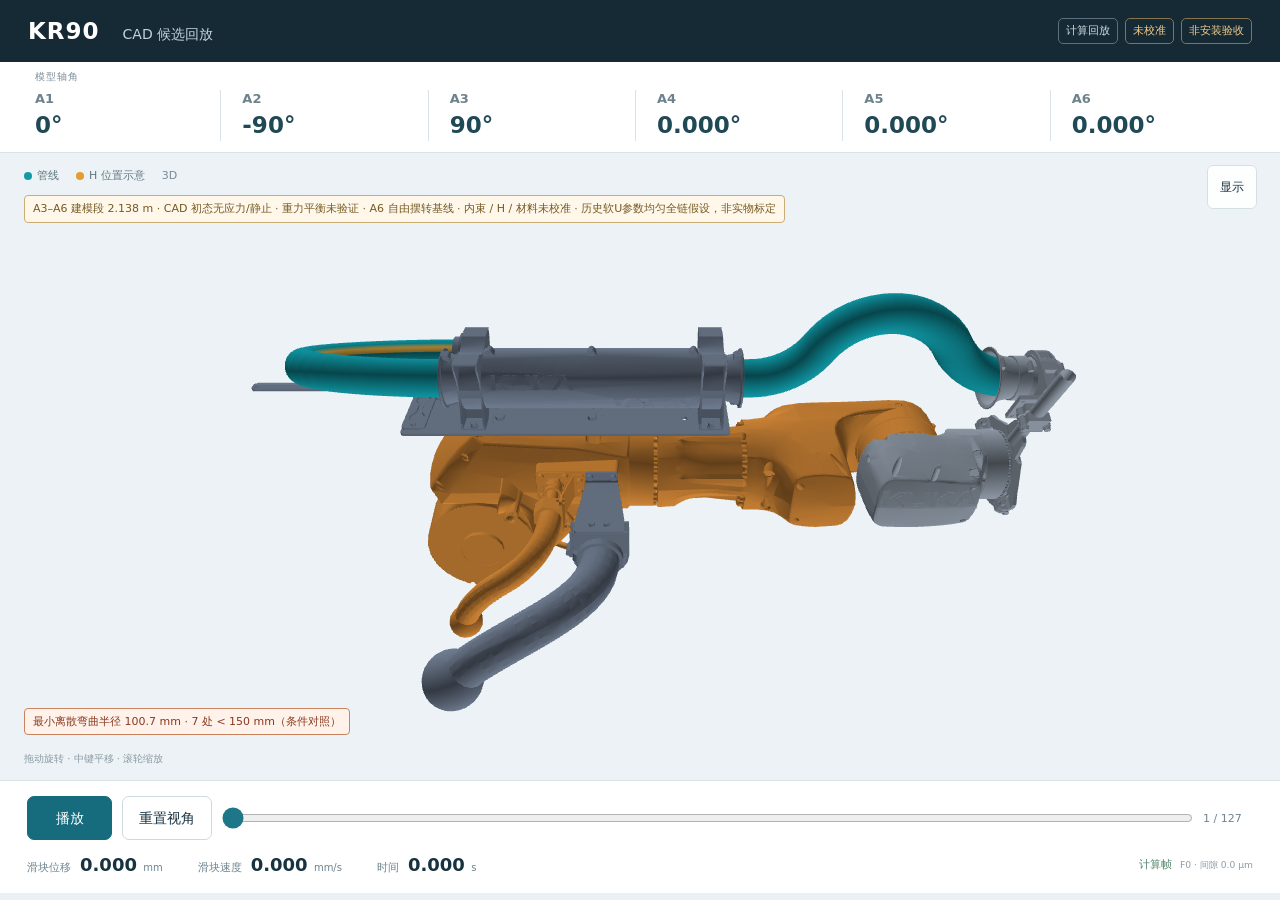
<file: index.html>
<!doctype html><html lang="zh-CN"><head><meta charset="utf-8"><meta name="viewport" content="width=device-width,initial-scale=1,viewport-fit=cover"><meta name="theme-color" content="#152a35"><title>KR90 · CAD 工程候选</title><link rel="icon" href="data:,"><link rel="stylesheet" href="operator.css"><link rel="stylesheet" href="engineering424.css?v=ef1a3733f4e5e0c6"></head><body data-loading="true">
<header><strong>KR90 <span id="pageMode">运动回放</span></strong><div class="badges"><span>计算回放</span><span>未校准</span><span id="scopeBadge">近似材料</span></div></header>
<section id="loadingPanel" class="loading-panel" aria-label="加载进度"><div class="loading-head"><strong id="loadingTitle" role="status" aria-live="polite">连接 / 等待响应</strong><span>真实几何与计算帧 · 首次约 15.1 MB</span></div><progress id="loadingProgress" aria-label="文件接收进度"></progress><p id="loadingDetail">正在加载显示程序 · 总大小未知</p><div class="loading-files"><div>计算帧 <span id="loadTrace">等待响应</span></div><div>机器人 / 外壳 <span id="loadMesh">等待响应</span></div><div>显示策略 <span id="loadPolicy">等待响应</span></div></div><small>接收进度不包含 SHA256 校验、解析和首帧准备。</small><div class="loading-actions"><button id="loadingCancel" type="button" disabled>取消加载</button><button id="loadingRetry" type="button" hidden>重试</button></div></section><main id="viewerMain" aria-busy="true"><div class="joint-title">模型轴角</div><section class="joints" aria-label="模型轴角"><div class="joint"><label>A1</label><b id="a1">—</b></div><div class="joint"><label>A2</label><b id="a2">—</b></div><div class="joint"><label>A3</label><b id="a3">—</b></div><div class="joint"><label>A4</label><b id="a4">—</b></div><div class="joint"><label>A5</label><b id="a5">—</b></div><div class="joint"><label>A6</label><b id="a6">—</b></div></section>
<section class="stage"><canvas id="view" aria-label="机器人、建模管线与 H 位置示意"></canvas><div class="stage-tags"><span><i class="pipe"></i>管线</span><span><i class="slider"></i><span id="sliderLabel">滑块</span></span><span id="guideTag" hidden>理想导向</span><span id="rendererMode">加载中</span></div><details class="display"><summary>显示</summary><div><label>机器人<input id="showRobot" type="checkbox" disabled checked></label><label id="insideLabel">外壳透明<input id="inside" type="checkbox" disabled></label><label>解析导向（假设）<input id="showGuide" type="checkbox" disabled></label><label>方向标记<input id="showDirectors" type="checkbox" disabled></label><label id="debugSegmentsLabel" hidden>分段调试<input id="debugSegments" type="checkbox" disabled></label></div></details><div id="fixtureNotice" class="fixture-notice" role="note" hidden></div><div id="bendWarning" role="note"></div><div id="picked"></div><div class="gesture desktop">拖动旋转 · 中键平移 · 滚轮缩放</div><div class="gesture mobile">单指旋转 · 双指缩放</div></section>
<section class="controls"><div class="transport"><button id="play" aria-pressed="false" disabled>播放</button><button id="fit" aria-label="重置视角" disabled>重置视角</button><input id="timeline" type="range" min="0" max="0" value="0" step="1" aria-label="时间进度" aria-describedby="frameCount" disabled><span id="frameCount">—</span></div><div class="readouts"><div><label>滑块位移</label><b id="stroke">—</b></div><div><label>滑块速度</label><b id="velocity">—</b></div><div><label>时间</label><b id="time">—</b></div><div class="state"><span id="status" role="status">加载记录</span><small id="generation">—</small></div></div></section>
</main><noscript><p>需要启用 JavaScript 才能加载和校验模型。</p></noscript><script>function kr90StartupScriptError(){document.getElementById('loadingTitle').textContent='显示程序加载失败';document.getElementById('loadingDetail').textContent='尚未加载计算数据，请重试。';document.getElementById('loadingCancel').hidden=true;const b=document.getElementById('loadingRetry');b.hidden=false;b.onclick=()=>location.reload();}</script><script defer onerror="kr90StartupScriptError()" src="engineering424-loading.js?v=05234c1afd8b6708"></script><script defer onerror="kr90StartupScriptError()" src="state-core.js"></script><script defer onerror="kr90StartupScriptError()" src="render-backend.js"></script><script defer onerror="kr90StartupScriptError()" src="engineering424-cache.js"></script><script defer onerror="kr90StartupScriptError()" src="engineering424-core.js"></script><script defer onerror="kr90StartupScriptError()" src="engineering424-viewer.js?v=a811c71b9a8bd305"></script></body></html>
</file>
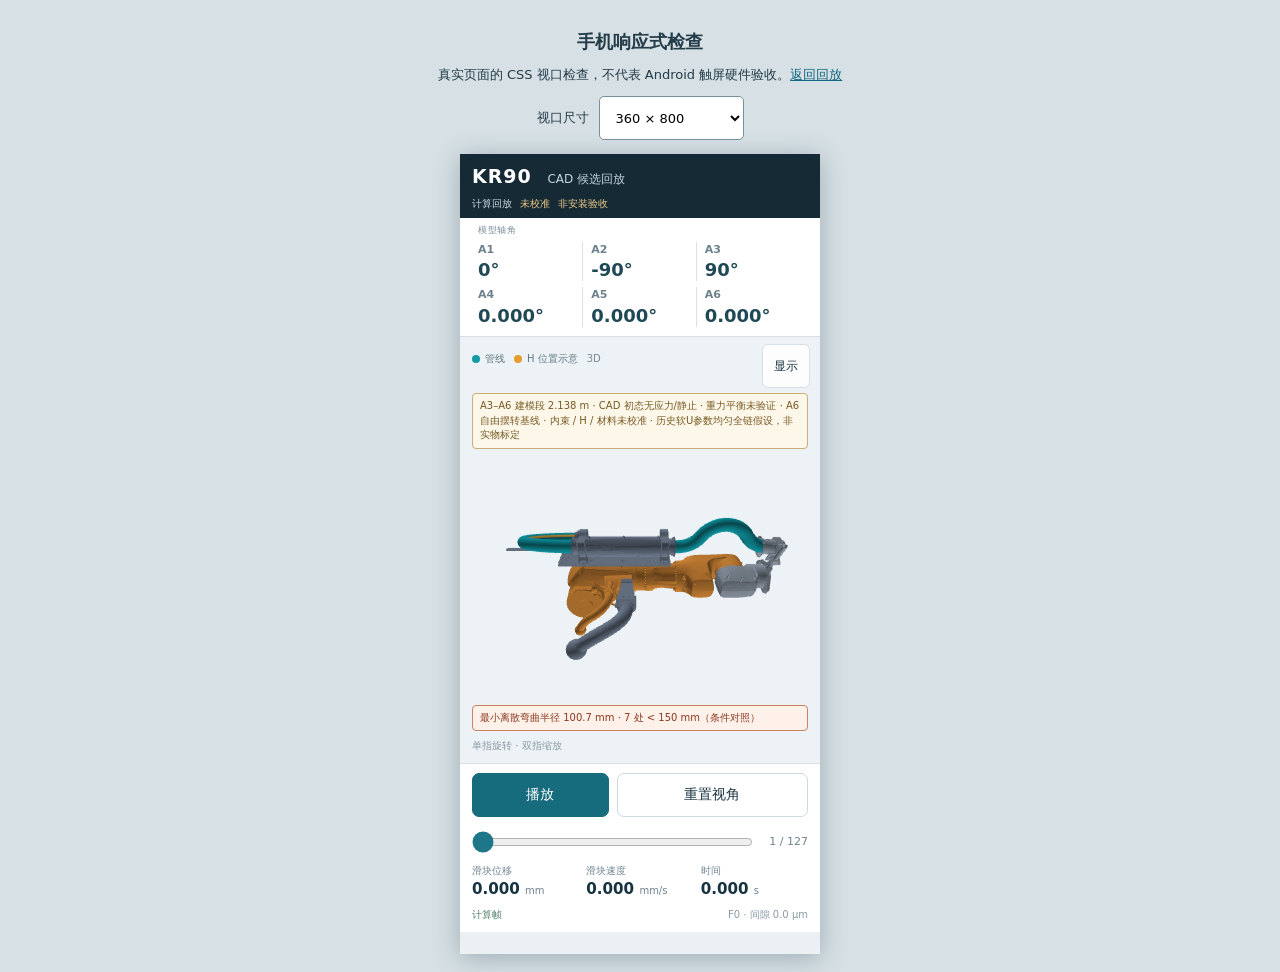
<file: engineering424-mobile-qa.html>
<!doctype html><html lang="zh-CN"><meta charset="utf-8"><meta name="viewport" content="width=device-width,initial-scale=1"><title>KR90 · 手机布局检查</title><style>body{margin:0;padding:18px;background:#d6e0e5;color:#243b48;font:13px system-ui;text-align:center}h1{font-size:18px}p{max-width:700px;margin:8px auto 12px}label{display:inline-flex;gap:10px;align-items:center;margin-bottom:14px}select{height:44px;font:inherit;border:1px solid #78909b;border-radius:5px;padding:0 12px;background:white}iframe{display:block;width:360px;height:800px;border:0;margin:auto;background:white;box-shadow:0 4px 24px #3455}a{color:#126782}</style><h1>手机响应式检查</h1><p>真实页面的 CSS 视口检查，不代表 Android 触屏硬件验收。<a href="index.html">返回回放</a></p><label>视口尺寸<select id="size"><option value="320,640">320 × 640</option><option value="360,800" selected>360 × 800</option><option value="390,844">390 × 844</option><option value="430,932">430 × 932</option><option value="800,360">800 × 360 横屏</option></select></label><iframe src="index.html" title="手机尺寸回放页面"></iframe><script>document.getElementById('size').onchange=e=>{const [w,h]=e.target.value.split(',').map(Number),frame=document.querySelector('iframe');frame.style.width=w+'px';frame.style.height=h+'px';};</script></html>
</file>
<file: operator.css>
:root{color-scheme:light;--ink:#183340;--muted:#6e8490;--line:#d8e3e8;--accent:#146c80}*{box-sizing:border-box}body{margin:0;background:#eaf0f3;color:var(--ink);font:14px/1.4 system-ui,-apple-system,"Segoe UI","Microsoft YaHei",sans-serif}header{height:62px;background:#152a35;color:white;display:flex;align-items:center;justify-content:space-between;padding:0 28px}header strong{font-size:23px;letter-spacing:1px}header strong span{font-weight:400;font-size:14px;margin-left:14px;letter-spacing:0;color:#c4d4dd}.badges{display:flex;gap:7px}.badges span{border:1px solid #5b707b;border-radius:5px;font-size:11px;padding:4px 7px;color:#d0dde4}.badges span:not(:first-child){color:#efcb88;border-color:#857450}main{max-width:1800px;margin:auto}.joints{display:grid;grid-template-columns:repeat(6,1fr);background:white;border-bottom:1px solid var(--line);padding:13px 22px;gap:8px}.joint{padding:0 13px;border-right:1px solid var(--line);display:grid;grid-template-columns:auto auto;align-items:baseline;gap:1px 8px}.joint:last-child{border:0}.joint label{font-size:18px;font-weight:750;grid-column:1/-1}.joint b{font-size:15px;font-weight:500;color:#82949d}.joint small{font-size:10px;color:#7d909a;text-align:right}.joint>span{grid-column:1/-1;color:#6e8490;font-size:11px}.joint em{font-style:normal;font-size:20px;font-weight:600;font-variant-numeric:tabular-nums;color:#184655}.stage{height:calc(100dvh - 282px);min-height:360px;position:relative;background:#ecf2f5;overflow:hidden}canvas{display:block;width:100%;height:100%;touch-action:none}.stage-tags{position:absolute;top:15px;left:24px;display:flex;align-items:center;gap:17px;color:#607882;font-size:11px;pointer-events:none}.stage-tags span{display:flex;gap:5px;align-items:center}.stage-tags i{width:8px;height:8px;border-radius:50%}.pipe{background:#149aa4}.slider{background:#e69d30}#rendererMode{color:#7a8b95}.display{position:absolute;top:12px;right:23px;font-size:12px;z-index:2}.display summary{cursor:pointer;border:1px solid #d5e0e5;border-radius:6px;background:#ffffffdf;padding:7px 12px;list-style:none}.display>div{position:absolute;right:0;margin-top:5px;padding:8px 13px;background:white;border:1px solid var(--line);border-radius:8px;width:160px;box-shadow:0 6px 20px #324b5a22}.display label{display:flex;align-items:center;justify-content:space-between;min-height:34px}.display input{accent-color:var(--accent)}.gesture{position:absolute;bottom:14px;left:24px;font-size:10px;color:#8a9aa4;pointer-events:none}.mobile{display:none}#picked{position:absolute;bottom:14px;right:24px;font-size:12px;color:#825c25}.controls{background:#fff;border-top:1px solid var(--line);padding:15px 27px}.transport{display:flex;align-items:center;gap:10px}.transport button{font:inherit;border-radius:7px;min-height:40px;padding:7px 16px;background:#fff;border:1px solid #cbd9e1;color:var(--ink);cursor:pointer;white-space:nowrap}.transport #play{background:#166b7d;color:white;border-color:#166b7d;min-width:85px}.transport button:disabled{opacity:.5;cursor:default}.transport input{width:100%;flex:1;min-width:40px;height:40px;accent-color:#1e7788;cursor:pointer}.transport input::-webkit-slider-thumb{min-width:22px;min-height:22px}#frameCount{font-size:11px;white-space:nowrap;min-width:50px;color:var(--muted);font-variant-numeric:tabular-nums}.readouts{display:flex;align-items:center;gap:35px;padding-top:12px}.readouts>div{display:flex;gap:9px;align-items:baseline}.readouts label{font-size:11px;color:var(--muted)}.readouts b{font-weight:550;font-size:18px;font-variant-numeric:tabular-nums}.readouts b small{font-size:10px;font-weight:400;color:var(--muted)}.readouts .state{margin-left:auto;gap:8px;color:#54836b;font-size:11px}.state small{color:#8b9ba5}.status.stop{color:#aa6230;max-width:420px}button:focus-visible,input:focus-visible,summary:focus-visible{outline:3px solid #58aabd;outline-offset:2px}@media(max-width:820px){header{padding:0 18px}.joint{padding:0 5px}.joint em{font-size:16px}.readouts{gap:18px}.readouts b{font-size:16px}}@media(max-width:600px){header{height:62px;padding:0 14px;align-items:flex-start;padding-top:9px;position:relative}header strong{font-size:18px}header strong span{font-size:12px;margin-left:8px}.badges{position:absolute;left:14px;bottom:6px;gap:8px}.badges span{font-size:9px;padding:0;border:0}.joints{grid-template-columns:repeat(3,1fr);gap:11px 0;padding:10px 12px}.joint{padding:0 8px}.joint:nth-child(3){border:0}.joint label{font-size:15px}.joint b{font-size:11px}.joint small{font-size:9px}.joint em{font-size:16px}.joint>span{font-size:10px}.stage{height:calc(100dvh - 374px);min-height:300px}.stage-tags{top:13px;left:17px;gap:12px;font-size:10px}.display{right:14px;top:9px}.display summary{padding:5px 10px}.controls{padding:12px 14px}.transport{gap:7px}.transport button{font-size:12px;padding:7px 10px;min-height:42px}.transport #play{min-width:60px}#frameCount{min-width:38px;font-size:10px}.readouts{display:grid;grid-template-columns:1fr 1fr;gap:9px 14px;padding-top:11px}.readouts>div{gap:6px}.readouts b{font-size:15px}.readouts label{font-size:10px}.readouts .state{margin-left:0;justify-content:flex-end}.desktop{display:none}.mobile{display:block}.gesture{left:17px;font-size:9px;bottom:10px}#picked{right:17px;bottom:10px;font-size:10px}}@media(max-width:360px){.readouts b{font-size:13px}.joint em{font-size:14px}.transport button{padding:7px 8px}}
.joint-title{font-size:10px;letter-spacing:1px;color:#7c8e98;background:white;padding:8px 35px 0}.joint b{grid-column:1/-1;font-size:23px;font-weight:600;color:#204956;font-variant-numeric:tabular-nums}.joints{padding-top:6px;padding-bottom:11px}.joint label{font-size:13px;color:#6d828d}.stage{height:calc(100dvh - 273px)}@media(max-width:820px){.joint b{font-size:18px}}@media(max-width:600px){.joint-title{padding:6px 20px 0;font-size:9px}.joint b{font-size:20px}.joint label{font-size:11px}.joints{padding-top:5px;padding-bottom:9px;gap:7px 0}.stage{height:calc(100dvh - 348px)}}
</file>
<file: engineering424.css>
/* Scope-specific additions. Historical operator styles remain unchanged. */
#guideTag[hidden],#insideLabel[hidden]{display:none}
#guideTag{color:#8752b5}

.fixture-notice{position:absolute;left:24px;top:42px;max-width:calc(100% - 48px);padding:5px 8px;border:1px solid #c9ad72;border-radius:4px;background:#fff8e9e8;color:#765921;font-size:11px;pointer-events:none}.fixture-notice[hidden]{display:none}@media(max-width:600px){.fixture-notice{left:17px;top:37px;max-width:calc(100% - 34px);font-size:10px;line-height:1.5}}

#bendWarning{position:absolute;left:24px;bottom:45px;max-width:calc(100% - 48px);padding:5px 8px;background:#edf3f5e8;border:1px solid #bac8cf;border-radius:4px;font-size:11px;color:#35505e;pointer-events:none}#bendWarning.below{background:#fff2e9ee;border-color:#c9835e;color:#8b391e}@media(max-width:600px){#bendWarning{left:17px;bottom:43px;max-width:calc(100% - 34px);font-size:10px;line-height:1.5}}

#debugSegmentsLabel[hidden]{display:none}

/* Mobile public preview. Presentation only; native geometry/state are unchanged. */
html{min-width:0;scroll-padding-bottom:env(safe-area-inset-bottom,0px)}
body{padding-left:env(safe-area-inset-left,0px);padding-right:env(safe-area-inset-right,0px)}
button,summary,.display label{touch-action:manipulation;-webkit-tap-highlight-color:transparent}
.transport button,.display summary{min-height:44px}
.display summary{display:flex;align-items:center;justify-content:center;min-width:48px}
.display label{min-height:44px;gap:12px;cursor:pointer}
.display input{width:20px;height:20px;margin:0;flex:0 0 20px}
.display>div{width:184px;max-height:calc(100svh - 150px);overflow-y:auto;overscroll-behavior:contain}
.transport input[type=range]{height:44px;touch-action:none;margin:0}
#view{touch-action:none;overscroll-behavior:contain;user-select:none;-webkit-user-select:none}
.controls{padding-bottom:max(15px,env(safe-area-inset-bottom,0px))}
@media(max-width:600px){
 header{height:64px;height:calc(64px + env(safe-area-inset-top,0px));padding:calc(9px + env(safe-area-inset-top,0px)) 12px 0}
 header strong{font-size:19px}header strong span{font-size:12px}.badges{left:12px;bottom:7px}.badges span{font-size:10px}
 .joint-title{padding:6px 18px 0;letter-spacing:.5px}.joints{gap:6px 0;padding:5px 10px 9px}.joint{min-width:0;padding:0 8px}.joint label{font-size:11px}.joint b{font-size:clamp(17px,5vw,21px);line-height:1.3;white-space:nowrap}
 /* Normal-flow warnings grow with translated text; never cover the model. */
 .stage{display:flex;flex-direction:column;height:auto;min-height:0;padding-top:56px}
 #view{order:2;position:relative;left:auto;top:auto;width:100%;height:clamp(176px,calc(100svh - 560px),440px);flex:0 0 auto}
 .stage-tags{top:15px;left:12px;right:72px;gap:9px;font-size:10px;flex-wrap:wrap}
 .display{right:10px;top:7px;font-size:12px}.display summary{padding:6px 10px}.display>div{margin-top:4px;max-height:min(266px,calc(100svh - 200px))}
 .fixture-notice{order:1;position:static;margin:0 12px 8px;max-width:none;font-size:10px;line-height:1.45;padding:5px 7px;overflow-wrap:anywhere;flex:0 0 auto}
 #bendWarning{order:3;position:static;margin:8px 12px;max-width:none;font-size:10px;line-height:1.4;padding:5px 7px;overflow-wrap:anywhere;flex:0 0 auto}
 .gesture.mobile{order:4;position:static;margin:0 12px 10px;font-size:10px;flex:0 0 auto}#picked{order:5;position:static;margin:0 12px 8px;font-size:10px;text-align:right}#picked:empty{display:none}
 .controls{padding:9px 12px max(10px,env(safe-area-inset-bottom,0px))}
 .transport{display:grid;grid-template-columns:1fr 1fr auto;gap:3px 8px;align-items:center}
 .transport #play{grid-column:1;min-width:0}.transport #fit{grid-column:2 / 4}
 .transport button{height:44px;min-height:44px;font-size:14px;padding:8px 12px}
 .transport input[type=range]{grid-column:1 / 3;grid-row:2;width:100%;height:44px;min-width:0}
 #frameCount{grid-column:3;grid-row:2;min-width:47px;font-size:11px;text-align:right}
 .readouts{display:grid;grid-template-columns:repeat(3,minmax(0,1fr));gap:5px 7px;padding-top:0}
 .readouts>div{display:flex;flex-direction:column;align-items:flex-start;gap:1px;min-width:0}
 .readouts label{font-size:10px}.readouts b{font-size:clamp(15px,4.2vw,18px);white-space:nowrap}.readouts b small{font-size:10px}
 .readouts .state{grid-column:1 / -1;display:flex;flex-direction:row;justify-content:space-between;align-items:baseline;gap:6px;font-size:10px;margin:3px 0 0;min-width:0}.state small{font-size:10px;text-align:right}
}
@media(max-width:350px){.stage-tags{gap:7px;font-size:9px}.fixture-notice,#bendWarning{font-size:9px}.readouts b{font-size:14px}.joint b{font-size:17px}}
@media(max-height:500px) and (orientation:landscape){.stage{min-height:260px}.controls{position:relative}}

/* Loading is byte/stage based, never a simulated completion timer. */
.loading-panel{max-width:900px;margin:16px auto;padding:18px 22px;border:1px solid #becfd8;border-radius:10px;background:#fff;color:#24424e}.loading-panel[hidden],.loading-actions button[hidden]{display:none}.loading-head{display:flex;justify-content:space-between;gap:12px;flex-wrap:wrap}.loading-head strong{font-size:17px}.loading-head span,.loading-panel small{font-size:11px;color:#647c88}.loading-panel progress{display:block;width:100%;height:18px;margin:14px 0 7px;accent-color:#167c88}.loading-panel p{margin:0 0 11px;font-size:13px;font-variant-numeric:tabular-nums;overflow-wrap:anywhere}.loading-files{display:grid;grid-template-columns:repeat(3,minmax(0,1fr));gap:10px;font-size:12px;margin-bottom:12px}.loading-files>div{padding:9px;background:#eff4f6;border-radius:5px;min-width:0}.loading-files span{display:block;margin-top:4px;font-size:11px;color:#5b7682;overflow-wrap:anywhere;font-variant-numeric:tabular-nums}.loading-actions{display:flex;gap:10px;margin-top:12px}.loading-actions button{min-width:96px;min-height:44px;border:1px solid #a7bec8;border-radius:6px;background:#f8fbfc;color:#215265;font:inherit;padding:8px 14px;touch-action:manipulation}.loading-actions button:disabled{opacity:.5}.load-error{border-color:#bb805d}.load-error #loadingTitle{color:#8a432c}body[data-loading=true] .joint b{color:#a3b3ba}body[data-loading=true] .stage{background:linear-gradient(120deg,#edf2f4,#e4edf1,#edf2f4)}body[data-loading=true] .stage:after{content:'模型准备中';position:absolute;left:0;right:0;top:45%;text-align:center;color:#8399a4;font-size:14px;pointer-events:none}body[data-loading=true] .display{visibility:hidden}
@media(max-width:600px){.loading-panel{margin:10px 10px 12px;padding:14px;border-radius:8px}.loading-head strong{font-size:16px}.loading-head span{font-size:11px}.loading-files{grid-template-columns:1fr;gap:5px;margin-bottom:8px}.loading-files>div{display:flex;justify-content:space-between;gap:10px;padding:7px 9px}.loading-files span{margin:0;text-align:right}.loading-panel p{font-size:12px}.loading-panel small{line-height:1.5;display:block}.loading-actions button{flex:1}}

.load-error progress{display:none}
</file>
